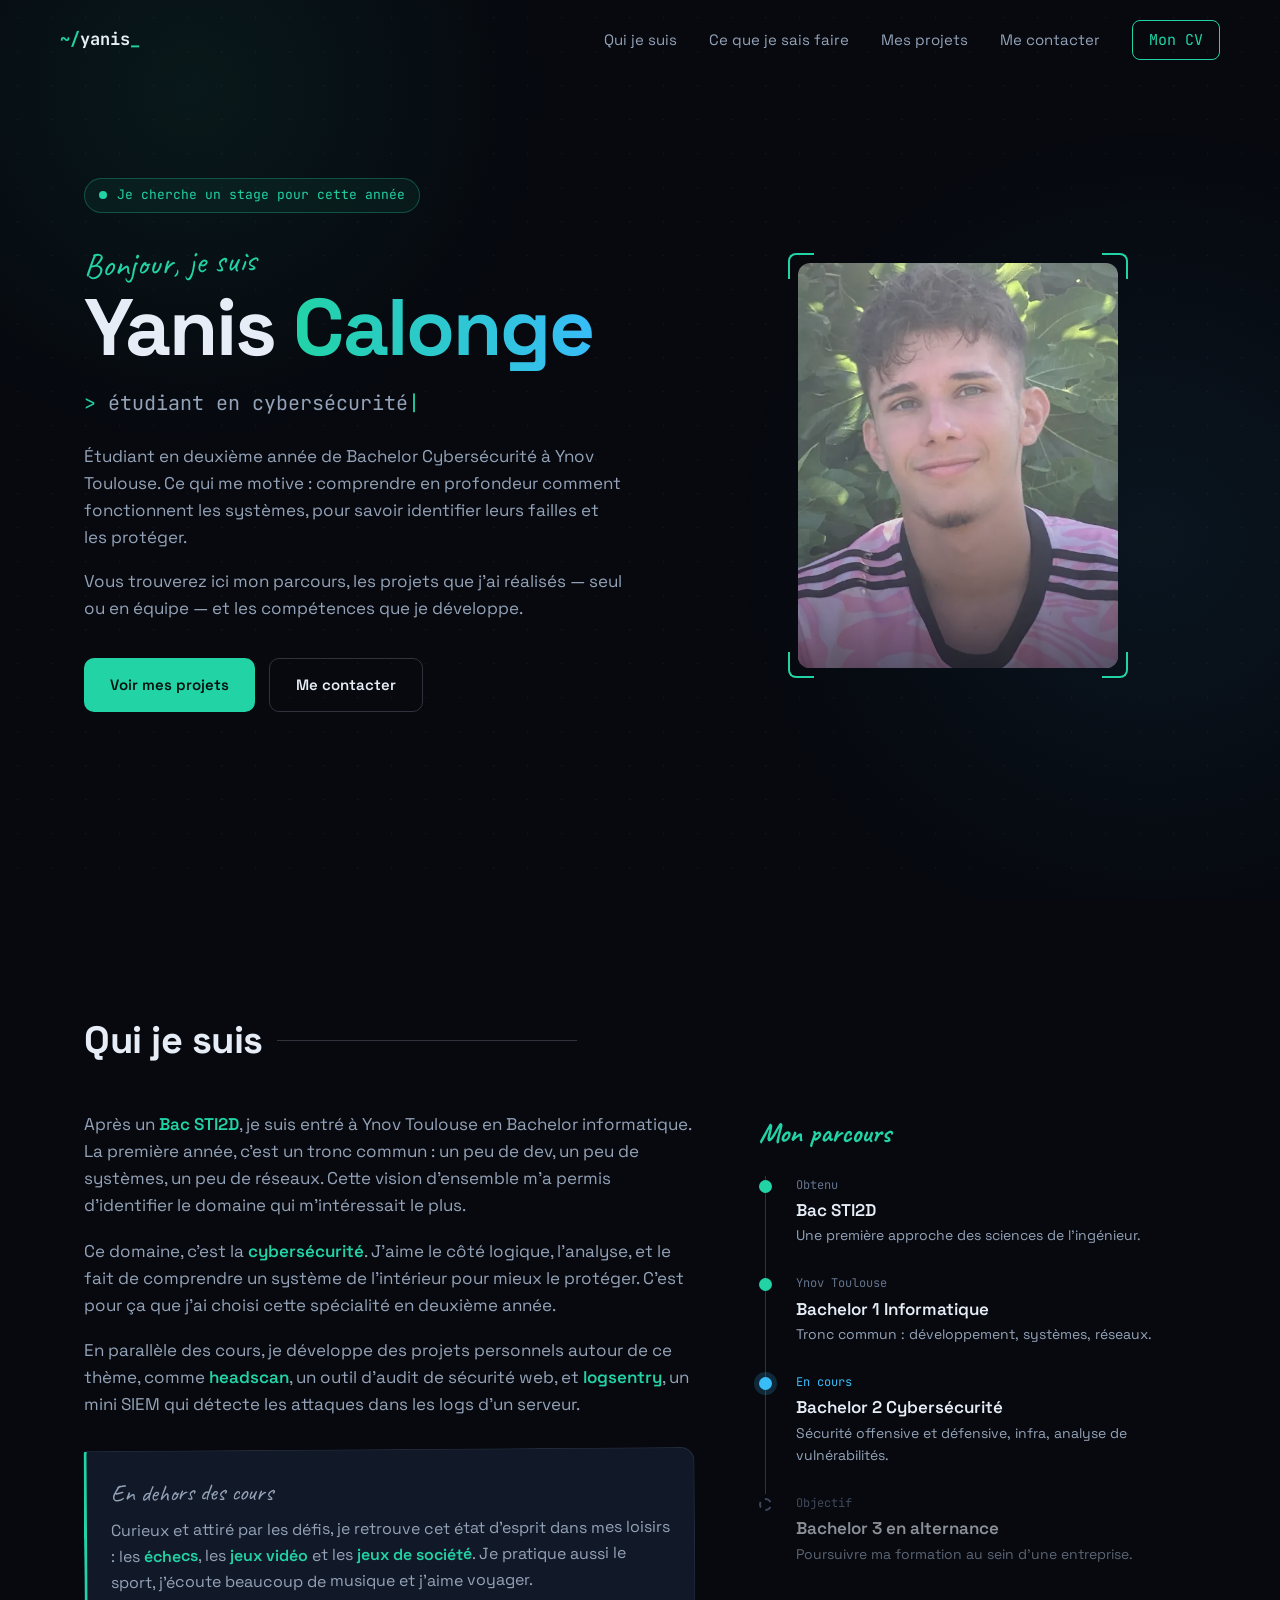
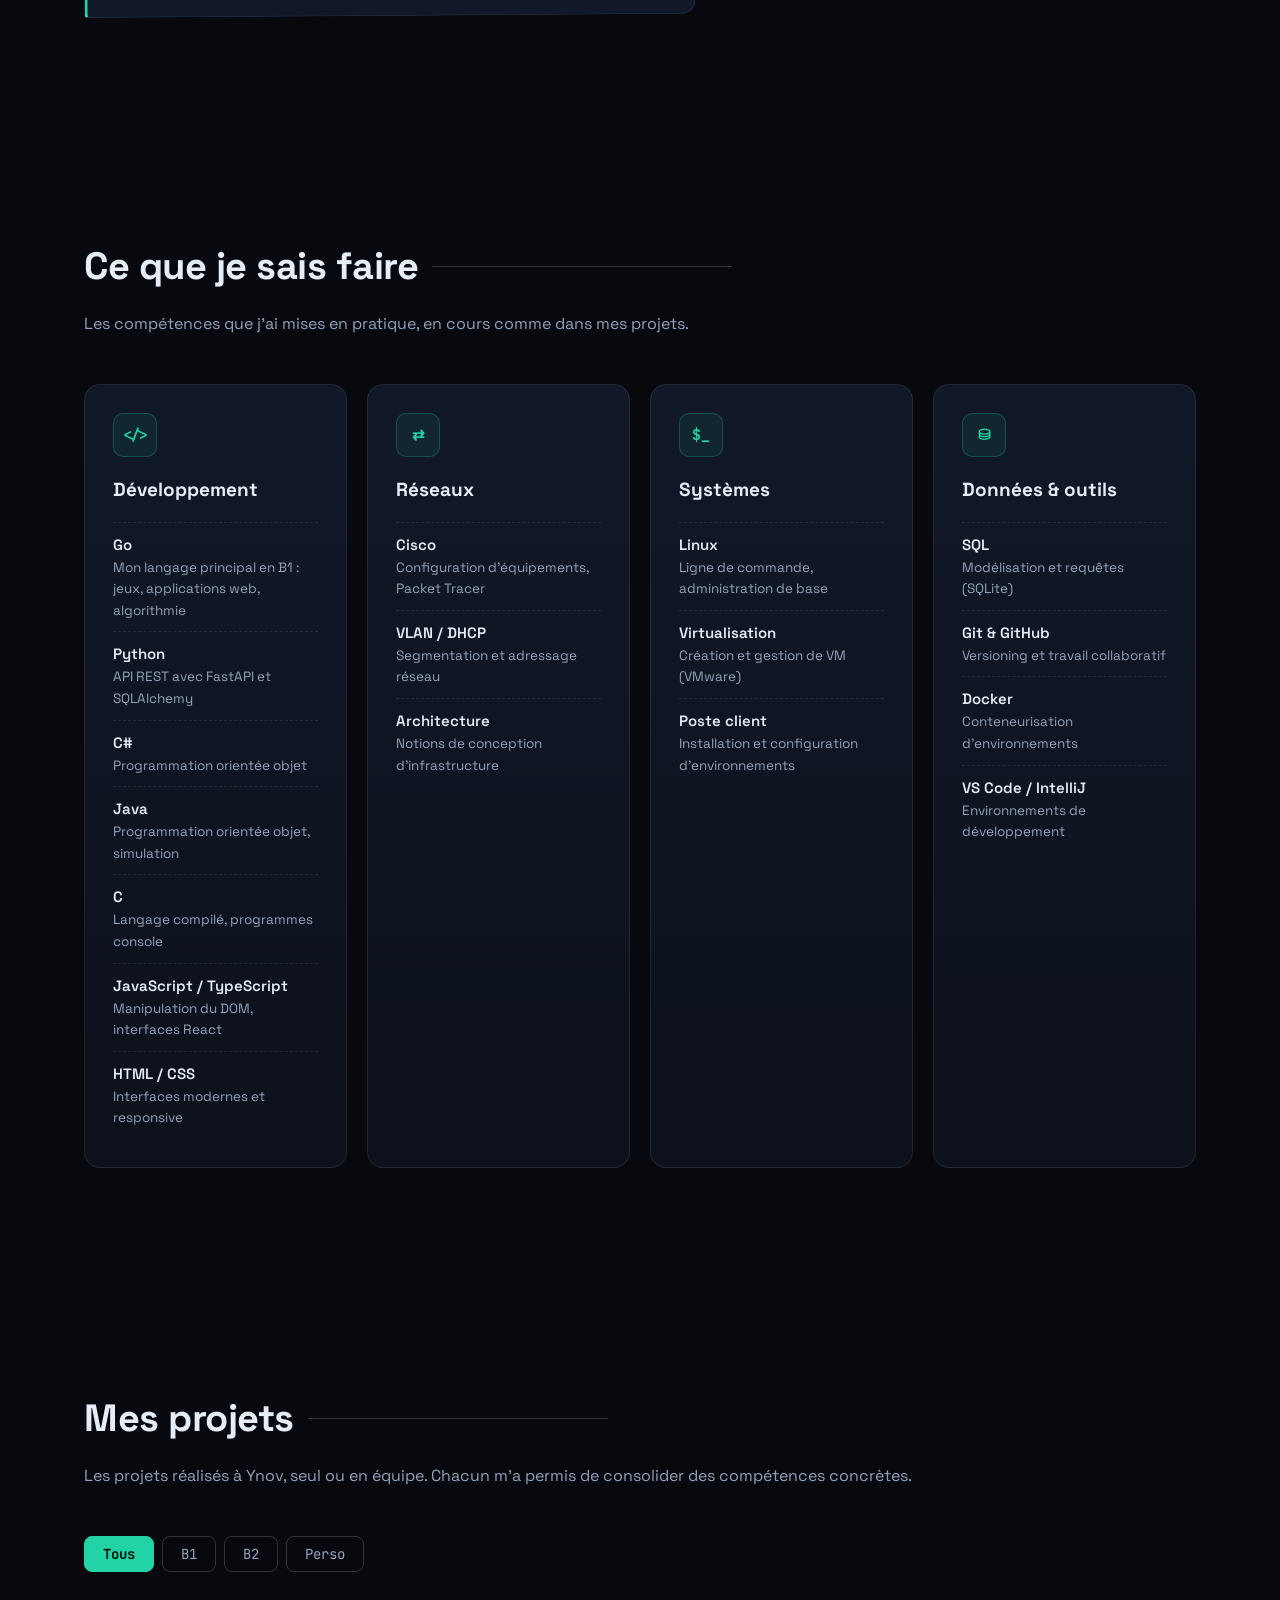
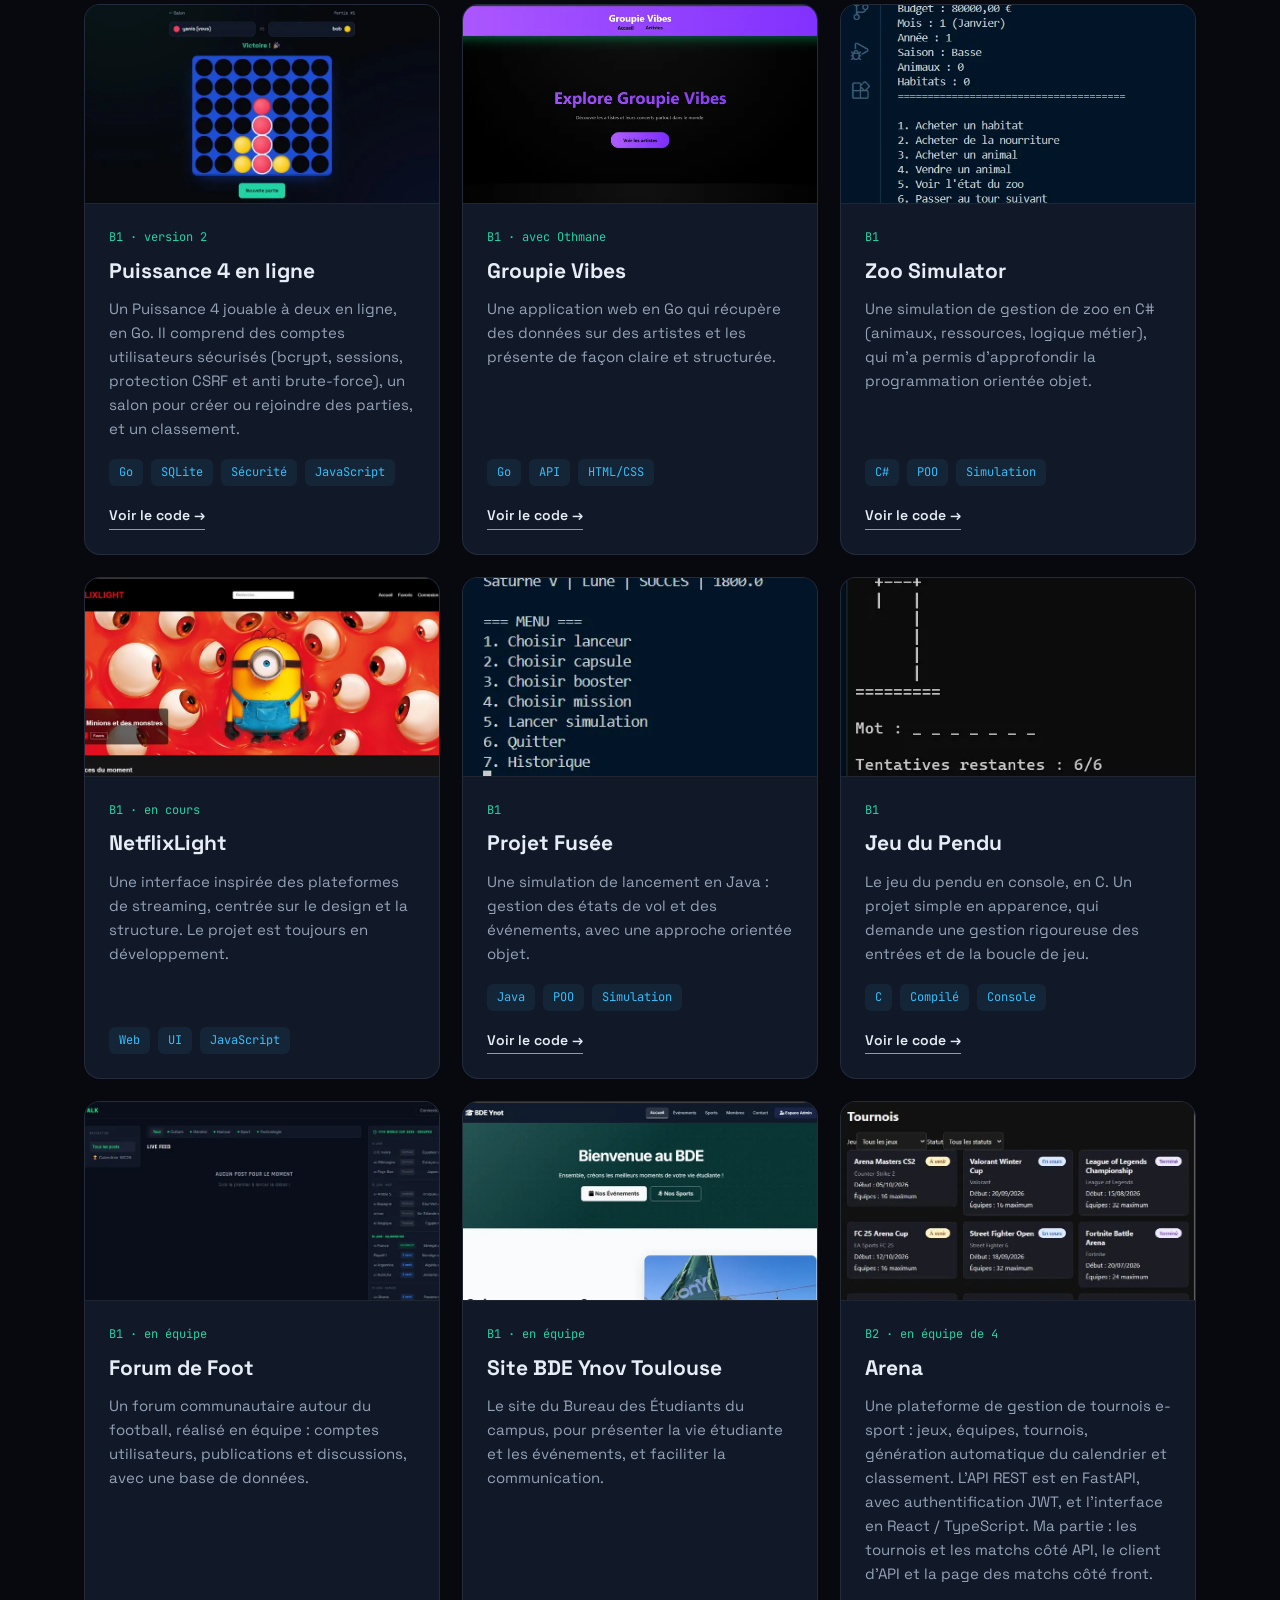
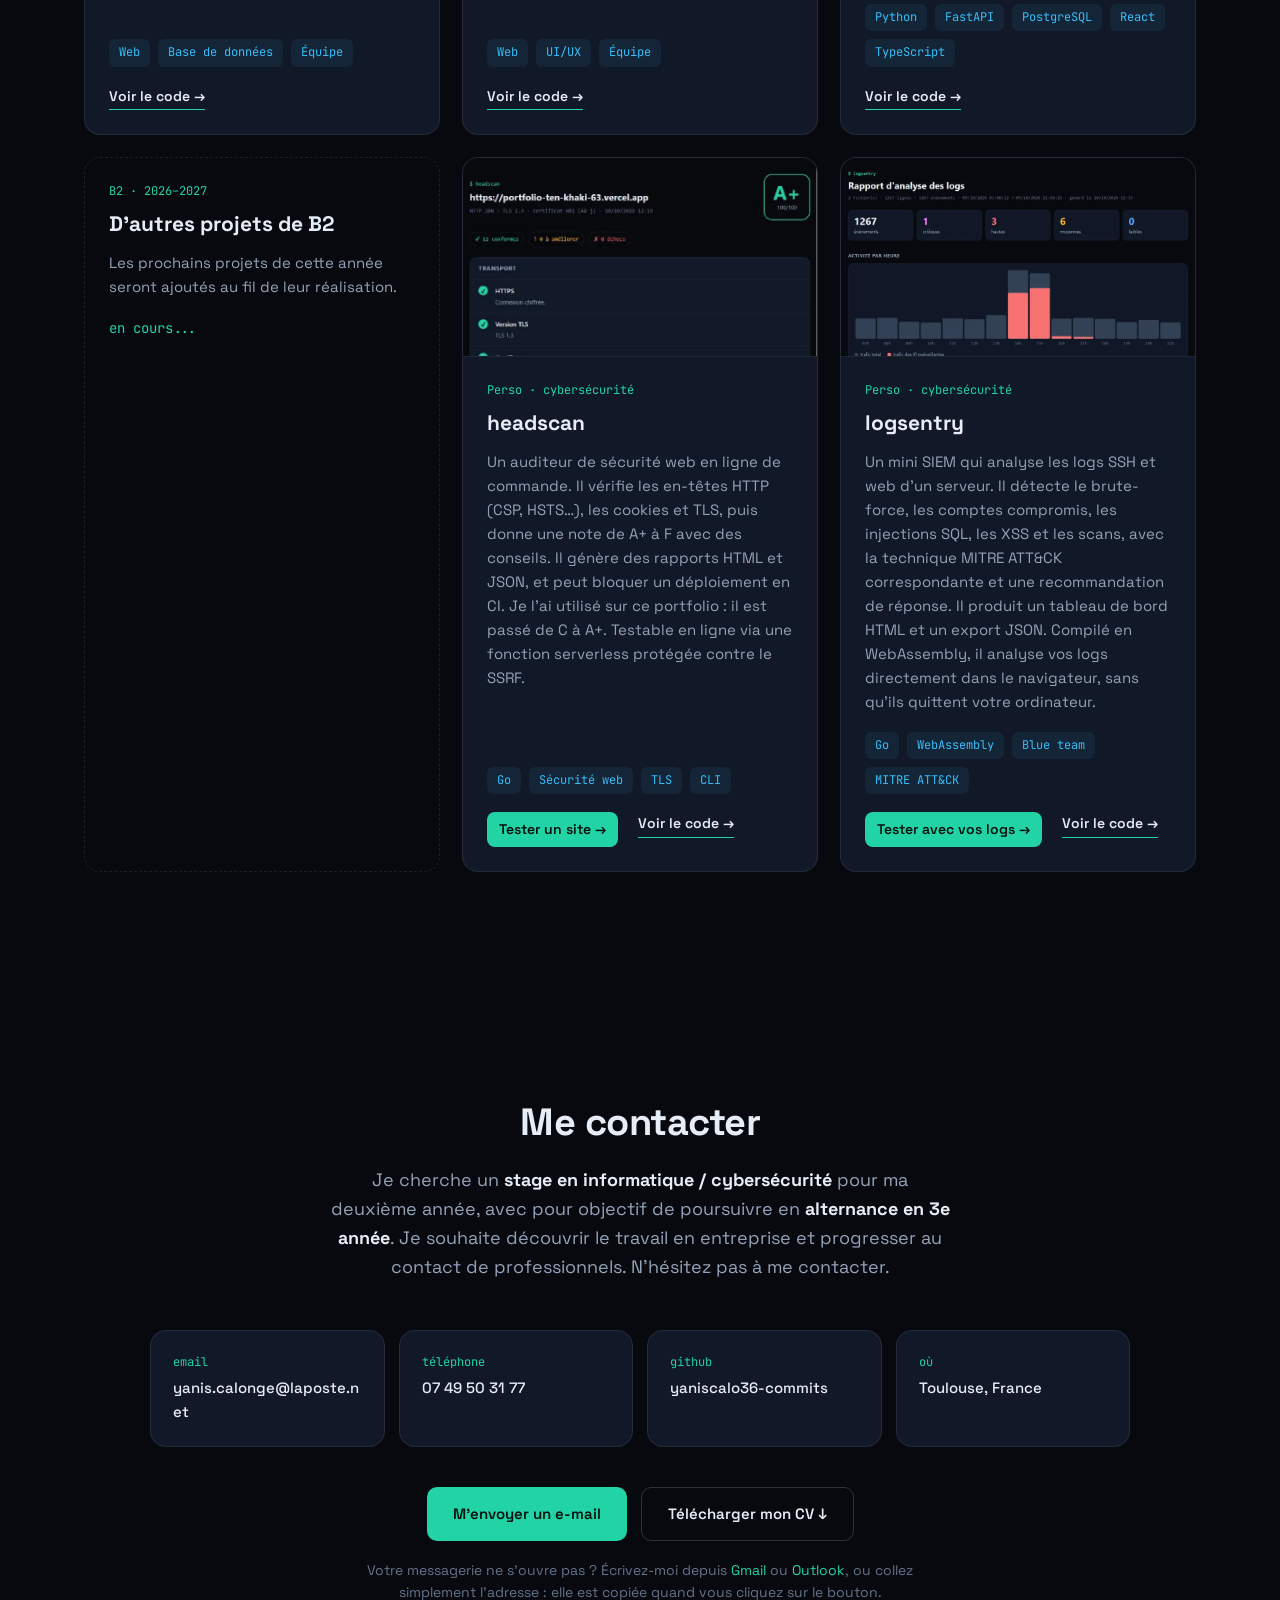
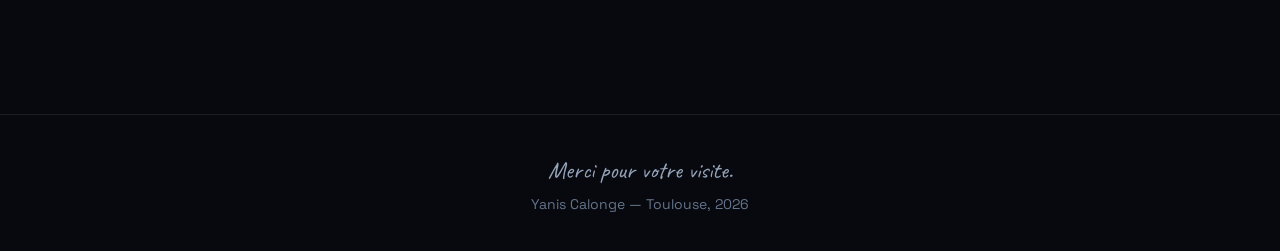
<file: index.html>
<!DOCTYPE html>
<html lang="fr">
<head>
  <meta charset="UTF-8">
  <meta name="viewport" content="width=device-width, initial-scale=1.0">
  <title>Yanis Calonge | Portfolio cybersécurité</title>
  <meta name="description" content="Yanis Calonge, étudiant en Bachelor 2 Cybersécurité à Ynov Toulouse, à la recherche d'un stage. Projets : headscan (audit de sécurité web), logsentry (mini SIEM), applications en Go.">
  <meta name="author" content="Yanis Calonge">
  <meta name="theme-color" content="#07090f">
  <link rel="canonical" href="https://portfolio-ten-khaki-63.vercel.app/">

  <!-- Aperçu lors du partage du lien (LinkedIn, Discord, e-mail…) -->
  <meta property="og:type" content="profile">
  <meta property="og:site_name" content="Yanis Calonge">
  <meta property="og:locale" content="fr_FR">
  <meta property="og:title" content="Yanis Calonge · Étudiant en cybersécurité">
  <meta property="og:description" content="Bachelor 2 Cybersécurité à Ynov Toulouse, à la recherche d'un stage. Projets testables en ligne : headscan (audit de sécurité web) et logsentry (mini SIEM).">
  <meta property="og:url" content="https://portfolio-ten-khaki-63.vercel.app/">
  <meta property="og:image" content="https://portfolio-ten-khaki-63.vercel.app/og-image.jpg">
  <meta property="og:image:width" content="1200">
  <meta property="og:image:height" content="630">
  <meta property="og:image:alt" content="Yanis Calonge, étudiant en cybersécurité à Ynov Toulouse">
  <meta property="profile:first_name" content="Yanis">
  <meta property="profile:last_name" content="Calonge">
  <meta name="twitter:card" content="summary_large_image">

  <link rel="icon" href="/favicon.ico" sizes="48x48">
  <link rel="icon" href="/favicon.svg" type="image/svg+xml">
  <link rel="apple-touch-icon" href="/apple-touch-icon.png">

  <link rel="preconnect" href="https://fonts.googleapis.com">
  <link rel="preconnect" href="https://fonts.gstatic.com" crossorigin>
  <link href="https://fonts.googleapis.com/css2?family=Caveat:wght@500;700&family=JetBrains+Mono:wght@400;500;700&family=Space+Grotesk:wght@400;500;600;700&display=swap" rel="stylesheet">
  <link rel="stylesheet" href="style.css">
</head>

<body>
  <canvas id="grid-bg" aria-hidden="true"></canvas>

  <!-- NAVBAR -->
  <header class="navbar" id="navbar">
    <a href="#home" class="logo"><span class="prompt">~/</span>yanis<span class="cursor">_</span></a>

    <button class="nav-toggle" id="nav-toggle" aria-label="Ouvrir le menu" aria-expanded="false">
      <span></span><span></span><span></span>
    </button>

    <nav id="nav-menu">
      <a href="#about">Qui je suis</a>
      <a href="#skills">Ce que je sais faire</a>
      <a href="#projects">Mes projets</a>
      <a href="#contact">Me contacter</a>
      <a href="CV_Yanis_Calonge.pdf" download class="nav-cv">Mon CV</a>
    </nav>
  </header>

  <main>
    <!-- HERO -->
    <section id="home" class="hero">
      <div class="hero-text">
        <p class="eyebrow"><span class="status-dot"></span> Je cherche un stage pour cette année</p>

        <p class="hello">Bonjour, je suis</p>
        <h1>Yanis <span class="accent">Calonge</span></h1>

        <p class="role">
          <span class="mono">&gt;</span> <span id="typed"></span><span class="caret">|</span>
        </p>

        <p class="description">
          Étudiant en deuxième année de Bachelor Cybersécurité à Ynov Toulouse.
          Ce qui me motive : comprendre en profondeur comment fonctionnent les systèmes,
          pour savoir identifier leurs failles et les protéger.
        </p>
        <p class="description">
          Vous trouverez ici mon parcours, les projets que j'ai réalisés —
          seul ou en équipe — et les compétences que je développe.
        </p>

        <div class="buttons">
          <a href="#projects" class="btn btn-primary">Voir mes projets</a>
          <a href="#contact" class="btn btn-ghost">Me contacter</a>
        </div>
      </div>

      <div class="hero-visual">
        <div class="photo-frame">
          <img src="images/profile.webp" width="492" height="782" alt="Photo de Yanis Calonge">
          <span class="corner tl"></span><span class="corner tr"></span>
          <span class="corner bl"></span><span class="corner br"></span>
        </div>
      </div>
    </section>

    <!-- A PROPOS -->
    <section id="about" class="section">
      <div class="section-head">
        <h2>Qui je suis</h2>
        <span class="section-line"></span>
      </div>

      <div class="about-grid">
        <div class="about-text">
          <p>
            Après un <strong>Bac STI2D</strong>, je suis entré à Ynov Toulouse en Bachelor informatique.
            La première année, c'est un tronc commun : un peu de dev, un peu de systèmes,
            un peu de réseaux. Cette vision d'ensemble m'a permis d'identifier
            le domaine qui m'intéressait le plus.
          </p>
          <p>
            Ce domaine, c'est la <strong>cybersécurité</strong>. J'aime le côté logique,
            l'analyse, et le fait de comprendre un système de l'intérieur
            pour mieux le protéger. C'est pour ça que j'ai choisi cette spécialité en deuxième année.
          </p>
          <p>
            En parallèle des cours, je développe des projets personnels autour de ce thème,
            comme <strong>headscan</strong>, un outil d'audit de sécurité web, et <strong>logsentry</strong>,
            un mini SIEM qui détecte les attaques dans les logs d'un serveur.
          </p>

          <div class="note">
            <p class="note-title">En dehors des cours</p>
            <p>
              Curieux et attiré par les défis, je retrouve cet état d'esprit dans mes loisirs :
              les <strong>échecs</strong>, les <strong>jeux vidéo</strong> et les
              <strong>jeux de société</strong>. Je pratique aussi le sport, j'écoute beaucoup de musique
              et j'aime voyager.
            </p>
          </div>
        </div>

        <div class="timeline">
          <h3 class="hand-title">Mon parcours</h3>

          <div class="tl-item done">
            <span class="tl-dot"></span>
            <p class="tl-label">Obtenu</p>
            <h4>Bac STI2D</h4>
            <p>Une première approche des sciences de l'ingénieur.</p>
          </div>

          <div class="tl-item done">
            <span class="tl-dot"></span>
            <p class="tl-label">Ynov Toulouse</p>
            <h4>Bachelor 1 Informatique</h4>
            <p>Tronc commun : développement, systèmes, réseaux.</p>
          </div>

          <div class="tl-item active">
            <span class="tl-dot"></span>
            <p class="tl-label">En cours</p>
            <h4>Bachelor 2 Cybersécurité</h4>
            <p>Sécurité offensive et défensive, infra, analyse de vulnérabilités.</p>
          </div>

          <div class="tl-item next">
            <span class="tl-dot"></span>
            <p class="tl-label">Objectif</p>
            <h4>Bachelor 3 en alternance</h4>
            <p>Poursuivre ma formation au sein d'une entreprise.</p>
          </div>
        </div>
      </div>
    </section>

    <!-- COMPETENCES -->
    <section id="skills" class="section">
      <div class="section-head">
        <h2>Ce que je sais faire</h2>
        <span class="section-line"></span>
      </div>
      <p class="section-sub">Les compétences que j'ai mises en pratique, en cours comme dans mes projets.</p>

      <div class="skills-grid">
        <article class="skill-group">
          <div class="skill-icon">&lt;/&gt;</div>
          <h3>Développement</h3>
          <ul>
            <li><strong>Go</strong><span>Mon langage principal en B1 : jeux, applications web, algorithmie</span></li>
            <li><strong>Python</strong><span>API REST avec FastAPI et SQLAlchemy</span></li>
            <li><strong>C#</strong><span>Programmation orientée objet</span></li>
            <li><strong>Java</strong><span>Programmation orientée objet, simulation</span></li>
            <li><strong>C</strong><span>Langage compilé, programmes console</span></li>
            <li><strong>JavaScript / TypeScript</strong><span>Manipulation du DOM, interfaces React</span></li>
            <li><strong>HTML / CSS</strong><span>Interfaces modernes et responsive</span></li>
          </ul>
        </article>

        <article class="skill-group">
          <div class="skill-icon">⇄</div>
          <h3>Réseaux</h3>
          <ul>
            <li><strong>Cisco</strong><span>Configuration d'équipements, Packet Tracer</span></li>
            <li><strong>VLAN / DHCP</strong><span>Segmentation et adressage réseau</span></li>
            <li><strong>Architecture</strong><span>Notions de conception d'infrastructure</span></li>
          </ul>
        </article>

        <article class="skill-group">
          <div class="skill-icon">$_</div>
          <h3>Systèmes</h3>
          <ul>
            <li><strong>Linux</strong><span>Ligne de commande, administration de base</span></li>
            <li><strong>Virtualisation</strong><span>Création et gestion de VM (VMware)</span></li>
            <li><strong>Poste client</strong><span>Installation et configuration d'environnements</span></li>
          </ul>
        </article>

        <article class="skill-group">
          <div class="skill-icon">⛁</div>
          <h3>Données &amp; outils</h3>
          <ul>
            <li><strong>SQL</strong><span>Modélisation et requêtes (SQLite)</span></li>
            <li><strong>Git &amp; GitHub</strong><span>Versioning et travail collaboratif</span></li>
            <li><strong>Docker</strong><span>Conteneurisation d'environnements</span></li>
            <li><strong>VS Code / IntelliJ</strong><span>Environnements de développement</span></li>
          </ul>
        </article>
      </div>
    </section>

    <!-- PROJETS -->
    <section id="projects" class="section">
      <div class="section-head">
        <h2>Mes projets</h2>
        <span class="section-line"></span>
      </div>
      <p class="section-sub">Les projets réalisés à Ynov, seul ou en équipe. Chacun m'a permis de consolider des compétences concrètes.</p>

      <div class="filters" role="tablist" aria-label="Filtrer les projets">
        <button class="filter active" data-filter="all" role="tab" aria-selected="true">Tous</button>
        <button class="filter" data-filter="b1" role="tab" aria-selected="false">B1</button>
        <button class="filter" data-filter="b2" role="tab" aria-selected="false">B2</button>
        <button class="filter" data-filter="perso" role="tab" aria-selected="false">Perso</button>
      </div>

      <div class="projects-grid">

        <!-- PUISSANCE 4 -->
        <article class="project-card" data-cat="b1">
          <div class="project-thumb"><img src="images/puissance4.webp" width="800" height="450" alt="Capture d'une partie de Puissance 4 en ligne" loading="lazy"></div>
          <div class="project-body">
            <span class="project-year">B1 · version 2</span>
            <h3>Puissance 4 en ligne</h3>
            <p>Un Puissance 4 jouable à deux en ligne, en Go. Il comprend des comptes utilisateurs sécurisés (bcrypt, sessions, protection CSRF et anti brute-force), un salon pour créer ou rejoindre des parties, et un classement.</p>
            <ul class="tags"><li>Go</li><li>SQLite</li><li>Sécurité</li><li>JavaScript</li></ul>
            <a href="https://github.com/yaniscalo36-commits/puissance-4" target="_blank" rel="noopener" class="project-link">Voir le code →</a>
          </div>
        </article>

        <!-- GROUPIE VIBES -->
        <article class="project-card" data-cat="b1">
          <div class="project-thumb"><img src="images/groupievibes.webp" width="900" height="393" alt="Capture de Groupie Vibes" loading="lazy"></div>
          <div class="project-body">
            <span class="project-year">B1 · avec Othmane</span>
            <h3>Groupie Vibes</h3>
            <p>Une application web en Go qui récupère des données sur des artistes et les présente de façon claire et structurée.</p>
            <ul class="tags"><li>Go</li><li>API</li><li>HTML/CSS</li></ul>
            <a href="https://github.com/yaniscalo36-commits/Groupie-Tracker-Yanis-Othmane" target="_blank" rel="noopener" class="project-link">Voir le code →</a>
          </div>
        </article>

        <!-- ZOO -->
        <article class="project-card" data-cat="b1">
          <div class="project-thumb"><img src="images/zoo.webp" width="532" height="670" alt="Capture de Zoo Simulator" loading="lazy"></div>
          <div class="project-body">
            <span class="project-year">B1</span>
            <h3>Zoo Simulator</h3>
            <p>Une simulation de gestion de zoo en C# (animaux, ressources, logique métier), qui m'a permis d'approfondir la programmation orientée objet.</p>
            <ul class="tags"><li>C#</li><li>POO</li><li>Simulation</li></ul>
            <a href="https://github.com/yaniscalo36-commits/zoo-simulator" target="_blank" rel="noopener" class="project-link">Voir le code →</a>
          </div>
        </article>

        <!-- NETFLIXLIGHT -->
        <article class="project-card" data-cat="b1">
          <div class="project-thumb"><img src="images/netflixlight.webp" width="900" height="433" alt="Capture de NetflixLight" loading="lazy"></div>
          <div class="project-body">
            <span class="project-year">B1 · en cours</span>
            <h3>NetflixLight</h3>
            <p>Une interface inspirée des plateformes de streaming, centrée sur le design et la structure. Le projet est toujours en développement.</p>
            <ul class="tags"><li>Web</li><li>UI</li><li>JavaScript</li></ul>
          </div>
        </article>

        <!-- FUSEE JAVA -->
        <article class="project-card" data-cat="b1">
          <div class="project-thumb"><img src="images/rocket.webp" width="388" height="287" alt="Illustration du projet Fusée" loading="lazy"></div>
          <div class="project-body">
            <span class="project-year">B1</span>
            <h3>Projet Fusée</h3>
            <p>Une simulation de lancement en Java : gestion des états de vol et des événements, avec une approche orientée objet.</p>
            <ul class="tags"><li>Java</li><li>POO</li><li>Simulation</li></ul>
            <a href="https://github.com/yaniscalo36-commits/Projet-JAVA" target="_blank" rel="noopener" class="project-link">Voir le code →</a>
          </div>
        </article>

        <!-- PENDU C -->
        <article class="project-card" data-cat="b1">
          <div class="project-thumb"><img src="images/pendu.webp" width="447" height="398" alt="Capture du jeu du Pendu" loading="lazy"></div>
          <div class="project-body">
            <span class="project-year">B1</span>
            <h3>Jeu du Pendu</h3>
            <p>Le jeu du pendu en console, en C. Un projet simple en apparence, qui demande une gestion rigoureuse des entrées et de la boucle de jeu.</p>
            <ul class="tags"><li>C</li><li>Compilé</li><li>Console</li></ul>
            <a href="https://github.com/Redaskz/Langage-compil-" target="_blank" rel="noopener" class="project-link">Voir le code →</a>
          </div>
        </article>

        <!-- FORUM FOOT -->
        <article class="project-card" data-cat="b1">
          <div class="project-thumb"><img src="images/forum-foot.webp" width="900" height="417" alt="Capture du forum de foot" loading="lazy"></div>
          <div class="project-body">
            <span class="project-year">B1 · en équipe</span>
            <h3>Forum de Foot</h3>
            <p>Un forum communautaire autour du football, réalisé en équipe : comptes utilisateurs, publications et discussions, avec une base de données.</p>
            <ul class="tags"><li>Web</li><li>Base de données</li><li>Équipe</li></ul>
            <a href="https://github.com/Redaskz/ProjJS.2-Forum" target="_blank" rel="noopener" class="project-link">Voir le code →</a>
          </div>
        </article>

        <!-- BDE YNOV -->
        <article class="project-card" data-cat="b1">
          <div class="project-thumb"><img src="images/bde-ynov.webp" width="900" height="434" alt="Capture du site du BDE Ynov" loading="lazy"></div>
          <div class="project-body">
            <span class="project-year">B1 · en équipe</span>
            <h3>Site BDE Ynov Toulouse</h3>
            <p>Le site du Bureau des Étudiants du campus, pour présenter la vie étudiante et les événements, et faciliter la communication.</p>
            <ul class="tags"><li>Web</li><li>UI/UX</li><li>Équipe</li></ul>
            <a href="https://github.com/maelleagondjodondia/Ynot-siteweb" target="_blank" rel="noopener" class="project-link">Voir le code →</a>
          </div>
        </article>

        <!-- ARENA -->
        <article class="project-card" data-cat="b2">
          <div class="project-thumb"><img src="images/arena.webp" width="784" height="441" alt="Page des tournois de la plateforme Arena" loading="lazy"></div>
          <div class="project-body">
            <span class="project-year">B2 · en équipe de 4</span>
            <h3>Arena</h3>
            <p>Une plateforme de gestion de tournois e-sport : jeux, équipes, tournois, génération automatique du calendrier et classement. L'API REST est en FastAPI, avec authentification JWT, et l'interface en React / TypeScript. Ma partie : les tournois et les matchs côté API, le client d'API et la page des matchs côté front.</p>
            <ul class="tags"><li>Python</li><li>FastAPI</li><li>PostgreSQL</li><li>React</li><li>TypeScript</li></ul>
            <a href="https://github.com/Redaskz/Projet-Arena" target="_blank" rel="noopener" class="project-link">Voir le code →</a>
          </div>
        </article>

        <!-- B2 : à venir -->
        <article class="project-card upcoming" data-cat="b2">
          <div class="project-body">
            <span class="project-year">B2 · 2026–2027</span>
            <h3>D'autres projets de B2</h3>
            <p>Les prochains projets de cette année seront ajoutés au fil de leur réalisation.</p>
            <p class="mono loading">en cours<span>...</span></p>
          </div>
        </article>

        <!-- HEADSCAN -->
        <article class="project-card" data-cat="perso">
          <div class="project-thumb"><img src="images/headscan.webp" width="784" height="441" alt="Rapport headscan : note A+ pour le portfolio" loading="lazy"></div>
          <div class="project-body">
            <span class="project-year">Perso · cybersécurité</span>
            <h3>headscan</h3>
            <p>Un auditeur de sécurité web en ligne de commande. Il vérifie les en-têtes HTTP (CSP, HSTS…), les cookies et TLS, puis donne une note de A+ à F avec des conseils. Il génère des rapports HTML et JSON, et peut bloquer un déploiement en CI. Je l'ai utilisé sur ce portfolio : il est passé de C à A+. Testable en ligne via une fonction serverless protégée contre le SSRF.</p>
            <ul class="tags"><li>Go</li><li>Sécurité web</li><li>TLS</li><li>CLI</li></ul>
            <div class="project-links">
              <a href="lab/headscan/" target="_blank" rel="noopener" class="project-link demo">Tester un site →</a>
              <a href="https://github.com/yaniscalo36-commits/headscan" target="_blank" rel="noopener" class="project-link">Voir le code →</a>
            </div>
          </div>
        </article>

        <!-- LOGSENTRY -->
        <article class="project-card" data-cat="perso">
          <div class="project-thumb"><img src="images/logsentry.webp" width="900" height="507" alt="Tableau de bord logsentry : alertes et chronologie des attaques" loading="lazy"></div>
          <div class="project-body">
            <span class="project-year">Perso · cybersécurité</span>
            <h3>logsentry</h3>
            <p>Un mini SIEM qui analyse les logs SSH et web d'un serveur. Il détecte le brute-force, les comptes compromis, les injections SQL, les XSS et les scans, avec la technique MITRE ATT&amp;CK correspondante et une recommandation de réponse. Il produit un tableau de bord HTML et un export JSON. Compilé en WebAssembly, il analyse vos logs directement dans le navigateur, sans qu'ils quittent votre ordinateur.</p>
            <ul class="tags"><li>Go</li><li>WebAssembly</li><li>Blue team</li><li>MITRE ATT&amp;CK</li></ul>
            <div class="project-links">
              <a href="lab/logsentry/" target="_blank" rel="noopener" class="project-link demo">Tester avec vos logs →</a>
              <a href="https://github.com/yaniscalo36-commits/logsentry" target="_blank" rel="noopener" class="project-link">Voir le code →</a>
            </div>
          </div>
        </article>

      </div>
    </section>

    <!-- CONTACT -->
    <section id="contact" class="section contact">
      <div class="section-head center">
        <h2>Me contacter</h2>
      </div>

      <p class="contact-lead">
        Je cherche un <strong>stage en informatique / cybersécurité</strong> pour ma deuxième année,
        avec pour objectif de poursuivre en <strong>alternance en 3e année</strong>.
        Je souhaite découvrir le travail en entreprise et progresser au contact de professionnels.
        N'hésitez pas à me contacter.
      </p>

      <div class="contact-grid">
        <a class="contact-item" href="mailto:yanis.calonge@laposte.net">
          <span class="mono">email</span>
          <strong>yanis.calonge@laposte.net</strong>
        </a>
        <a class="contact-item" href="tel:+33749503177">
          <span class="mono">téléphone</span>
          <strong>07 49 50 31 77</strong>
        </a>
        <a class="contact-item" href="https://github.com/yaniscalo36-commits" target="_blank" rel="noopener">
          <span class="mono">github</span>
          <strong>yaniscalo36-commits</strong>
        </a>
        <div class="contact-item">
          <span class="mono">où</span>
          <strong>Toulouse, France</strong>
        </div>
      </div>

      <div class="contact-cta">
        <a href="mailto:yanis.calonge@laposte.net" class="btn btn-primary">M'envoyer un e-mail</a>
        <a href="CV_Yanis_Calonge.pdf" download class="btn btn-ghost">Télécharger mon CV ↓</a>
      </div>
      <p class="mail-alt">
        Votre messagerie ne s'ouvre pas ? Écrivez-moi depuis
        <a href="https://mail.google.com/mail/?view=cm&amp;fs=1&amp;to=yanis.calonge@laposte.net" target="_blank" rel="noopener">Gmail</a> ou
        <a href="https://outlook.live.com/mail/0/deeplink/compose?to=yanis.calonge@laposte.net" target="_blank" rel="noopener">Outlook</a>,
        ou collez simplement l'adresse : elle est copiée quand vous cliquez sur le bouton.
      </p>
    </section>

    <div class="toast" id="toast" role="status" aria-live="polite" hidden></div>
  </main>

  <footer class="footer">
    <p class="footer-thanks">Merci pour votre visite.</p>
    <p>Yanis Calonge — Toulouse, <span id="year">2026</span></p>
  </footer>

  <script src="script.js"></script>
</body>
</html>
</file>
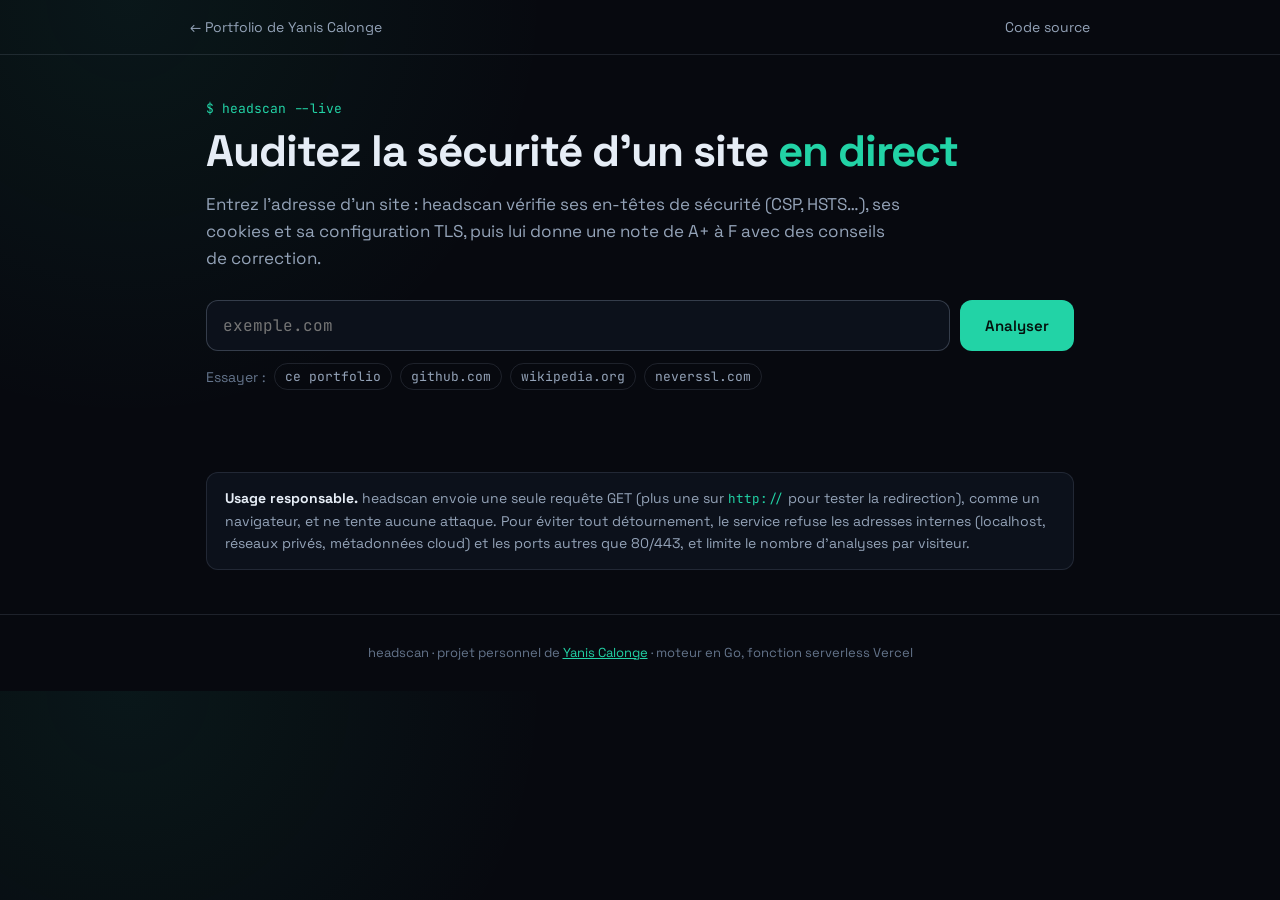
<file: lab/headscan/index.html>
<!DOCTYPE html>
<html lang="fr">
<head>
  <meta charset="UTF-8">
  <meta name="viewport" content="width=device-width, initial-scale=1.0">
  <title>headscan · audit de sécurité en direct</title>
  <meta name="description" content="Analysez les en-têtes de sécurité, les cookies et la configuration TLS d'un site web, et obtenez une note de A+ à F avec des conseils de correction.">
  <meta name="theme-color" content="#07090f">
  <link rel="canonical" href="https://portfolio-ten-khaki-63.vercel.app/lab/headscan/">
  <meta property="og:type" content="website">
  <meta property="og:site_name" content="Yanis Calonge">
  <meta property="og:locale" content="fr_FR">
  <meta property="og:title" content="headscan · auditez la sécurité d'un site en direct">
  <meta property="og:description" content="Entrez une URL : en-têtes de sécurité, cookies et TLS analysés, note de A+ à F et conseils de correction. Outil de Yanis Calonge.">
  <meta property="og:url" content="https://portfolio-ten-khaki-63.vercel.app/lab/headscan/">
  <meta property="og:image" content="https://portfolio-ten-khaki-63.vercel.app/og-image.jpg">
  <meta property="og:image:width" content="1200">
  <meta property="og:image:height" content="630">
  <meta name="twitter:card" content="summary_large_image">
  <link rel="icon" href="/favicon.ico" sizes="48x48">
  <link rel="icon" href="/favicon.svg" type="image/svg+xml">
  <link rel="apple-touch-icon" href="/apple-touch-icon.png">
  <link rel="preconnect" href="https://fonts.googleapis.com">
  <link rel="preconnect" href="https://fonts.gstatic.com" crossorigin>
  <link href="https://fonts.googleapis.com/css2?family=JetBrains+Mono:wght@400;700&family=Space+Grotesk:wght@400;500;600;700&display=swap" rel="stylesheet">
  <link rel="stylesheet" href="style.css">
</head>
<body>
  <header class="top">
    <a href="/#projects" class="back">← Portfolio de Yanis Calonge</a>
    <a href="https://github.com/yaniscalo36-commits/headscan" target="_blank" rel="noopener">Code source</a>
  </header>

  <main class="wrap">
    <p class="tool">$ headscan --live</p>
    <h1>Auditez la sécurité d'un site <span class="accent">en direct</span></h1>
    <p class="lead">
      Entrez l'adresse d'un site : headscan vérifie ses en-têtes de sécurité (CSP, HSTS…), ses cookies
      et sa configuration TLS, puis lui donne une note de A+ à F avec des conseils de correction.
    </p>

    <form class="scan-form" id="form" novalidate>
      <label for="url" class="sr-only">Adresse du site</label>
      <input type="text" id="url" name="url" placeholder="exemple.com" autocomplete="url" spellcheck="false" autocapitalize="off" required maxlength="2048">
      <button type="submit" class="btn btn-primary" id="go">Analyser</button>
    </form>

    <div class="examples">
      <span>Essayer :</span>
      <button type="button" data-url="portfolio-ten-khaki-63.vercel.app">ce portfolio</button>
      <button type="button" data-url="github.com">github.com</button>
      <button type="button" data-url="wikipedia.org">wikipedia.org</button>
      <button type="button" data-url="http://neverssl.com">neverssl.com</button>
    </div>

    <p class="status" id="status" role="status" aria-live="polite"></p>

    <section class="result" id="result" hidden>
      <div class="result-head">
        <div>
          <p class="final-url" id="final-url"></p>
          <p class="meta" id="meta"></p>
          <div class="pills" id="pills"></div>
          <p class="http-note" id="http-note" hidden></p>
        </div>
        <div class="grade" id="grade"><b id="grade-letter"></b><span id="grade-score"></span></div>
      </div>
      <div id="findings"></div>
      <a class="btn btn-ghost btn-sm" id="dl-json" download="headscan.json">Télécharger le résultat (JSON)</a>
    </section>

    <aside class="note">
      <strong>Usage responsable.</strong> headscan envoie une seule requête GET (plus une sur <code>http://</code> pour tester
      la redirection), comme un navigateur, et ne tente aucune attaque. Pour éviter tout détournement, le service refuse les
      adresses internes (localhost, réseaux privés, métadonnées cloud) et les ports autres que 80/443, et limite le nombre
      d'analyses par visiteur.
    </aside>
  </main>

  <footer class="foot">
    headscan · projet personnel de <a href="/">Yanis Calonge</a> · moteur en Go, fonction serverless Vercel
  </footer>

  <script src="app.js"></script>
</body>
</html>
</file>
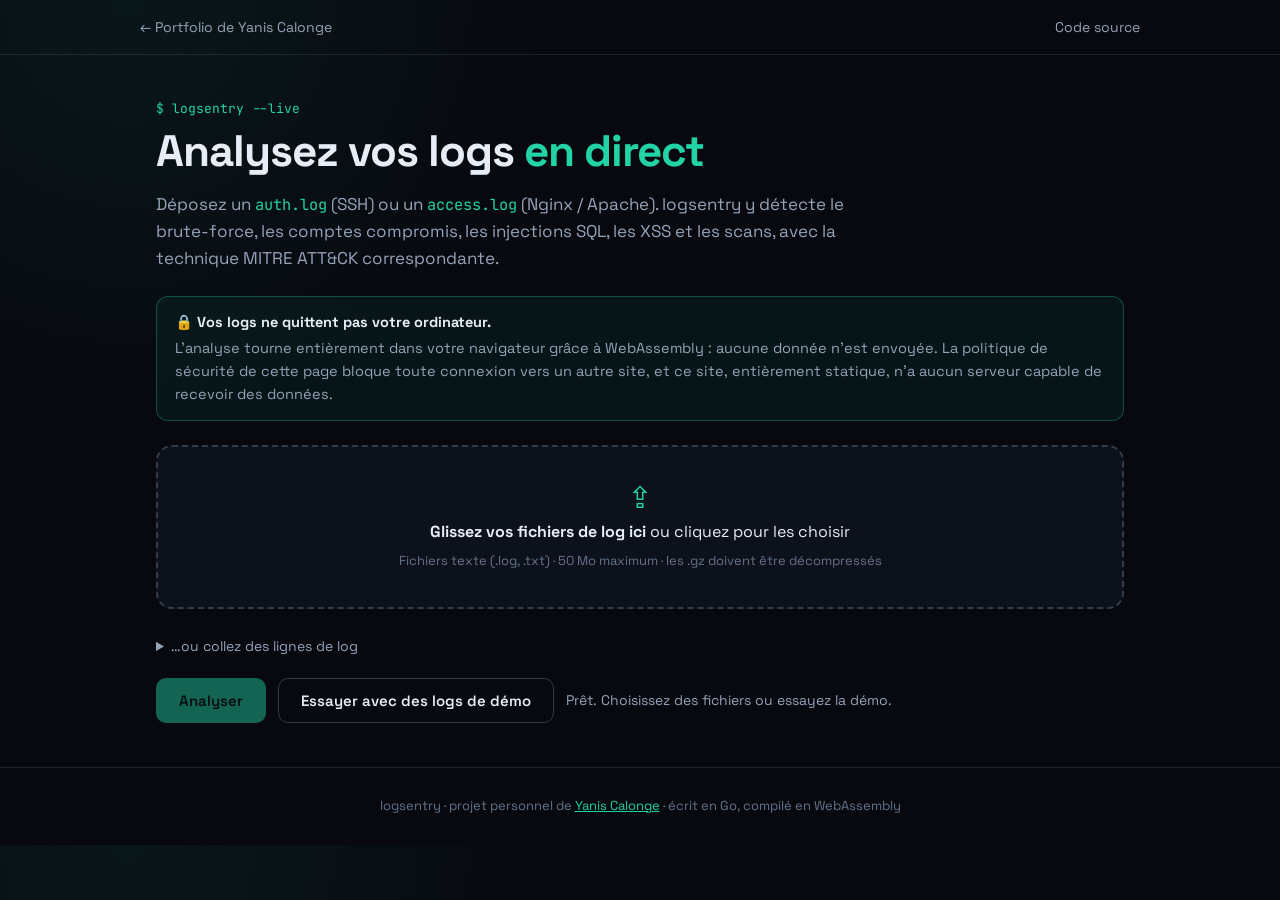
<file: lab/logsentry/index.html>
<!DOCTYPE html>
<html lang="fr">
<head>
  <meta charset="UTF-8">
  <meta name="viewport" content="width=device-width, initial-scale=1.0">
  <title>logsentry · analyse de logs en direct</title>
  <meta name="description" content="Analysez vos logs SSH et web directement dans votre navigateur : détection de brute-force, injections SQL, XSS, scans. Vos logs ne quittent jamais votre ordinateur.">
  <meta name="theme-color" content="#07090f">
  <link rel="canonical" href="https://portfolio-ten-khaki-63.vercel.app/lab/logsentry/">
  <meta property="og:type" content="website">
  <meta property="og:site_name" content="Yanis Calonge">
  <meta property="og:locale" content="fr_FR">
  <meta property="og:title" content="logsentry · analysez vos logs en direct">
  <meta property="og:description" content="Déposez un auth.log ou access.log : détection de brute-force, injections SQL, XSS et scans, directement dans votre navigateur. Outil de Yanis Calonge.">
  <meta property="og:url" content="https://portfolio-ten-khaki-63.vercel.app/lab/logsentry/">
  <meta property="og:image" content="https://portfolio-ten-khaki-63.vercel.app/og-image.jpg">
  <meta property="og:image:width" content="1200">
  <meta property="og:image:height" content="630">
  <meta name="twitter:card" content="summary_large_image">
  <link rel="icon" href="/favicon.ico" sizes="48x48">
  <link rel="icon" href="/favicon.svg" type="image/svg+xml">
  <link rel="apple-touch-icon" href="/apple-touch-icon.png">
  <link rel="preconnect" href="https://fonts.googleapis.com">
  <link rel="preconnect" href="https://fonts.gstatic.com" crossorigin>
  <link href="https://fonts.googleapis.com/css2?family=JetBrains+Mono:wght@400;700&family=Space+Grotesk:wght@400;500;600;700&display=swap" rel="stylesheet">
  <link rel="stylesheet" href="style.css">
</head>
<body>
  <header class="top">
    <a href="/#projects" class="back">← Portfolio de Yanis Calonge</a>
    <a href="https://github.com/yaniscalo36-commits/logsentry" target="_blank" rel="noopener" class="gh">Code source</a>
  </header>

  <main class="wrap">
    <p class="tool">$ logsentry --live</p>
    <h1>Analysez vos logs <span class="accent">en direct</span></h1>
    <p class="lead">
      Déposez un <code>auth.log</code> (SSH) ou un <code>access.log</code> (Nginx / Apache).
      logsentry y détecte le brute-force, les comptes compromis, les injections SQL, les XSS et les scans,
      avec la technique MITRE ATT&amp;CK correspondante.
    </p>

    <div class="privacy">
      <strong>🔒 Vos logs ne quittent pas votre ordinateur.</strong>
      L'analyse tourne entièrement dans votre navigateur grâce à WebAssembly : aucune donnée n'est envoyée.
      La politique de sécurité de cette page bloque toute connexion vers un autre site, et ce site, entièrement statique,
      n'a aucun serveur capable de recevoir des données.
    </div>

    <section class="input">
      <label class="drop" id="drop">
        <input type="file" id="file-input" multiple accept=".log,.txt,text/plain">
        <span class="drop-icon">⇪</span>
        <span><strong>Glissez vos fichiers de log ici</strong> ou cliquez pour les choisir</span>
        <span class="hint">Fichiers texte (.log, .txt) · 50 Mo maximum · les .gz doivent être décompressés</span>
      </label>

      <ul class="files" id="files"></ul>

      <details class="paste">
        <summary>…ou collez des lignes de log</summary>
        <textarea id="paste" rows="7" spellcheck="false" placeholder="Oct  9 14:02:11 srv sshd[1234]: Failed password for root from 203.0.113.45 port 51234 ssh2"></textarea>
      </details>

      <div class="actions">
        <button type="button" class="btn btn-primary" id="analyze" disabled>Analyser</button>
        <button type="button" class="btn btn-ghost" id="sample" disabled>Essayer avec des logs de démo</button>
        <span class="status" id="status" role="status" aria-live="polite">Chargement du moteur d'analyse…</span>
      </div>
    </section>

    <section class="results" id="results" hidden>
      <div class="summary" id="summary"></div>
      <div class="downloads">
        <a class="btn btn-ghost btn-sm" id="dl-html" download="logsentry-rapport.html">Télécharger le rapport HTML</a>
        <a class="btn btn-ghost btn-sm" id="dl-json" download="logsentry-rapport.json">Télécharger le JSON</a>
      </div>
      <iframe id="report" title="Rapport logsentry" sandbox="allow-same-origin allow-popups allow-popups-to-escape-sandbox"></iframe>
    </section>
  </main>

  <footer class="foot">
    logsentry · projet personnel de <a href="/">Yanis Calonge</a> · écrit en Go, compilé en WebAssembly
  </footer>

  <script src="wasm_exec.js"></script>
  <script src="app.js"></script>
</body>
</html>
</file>
<file: style.css>
/* ===== VARIABLES ===== */
:root {
  --bg: #07090f;
  --bg-2: #0c111b;
  --surface: #111827;
  --surface-2: #162032;
  --border: rgba(148, 163, 184, 0.14);
  --border-strong: rgba(148, 163, 184, 0.28);
  --text: #e6edf6;
  --text-dim: #94a3b8;
  --text-faint: #64748b;
  --accent: #22d3a6;
  --accent-2: #38bdf8;
  --accent-glow: rgba(34, 211, 166, 0.35);
  --radius: 16px;
  --font: 'Space Grotesk', system-ui, sans-serif;
  --mono: 'JetBrains Mono', ui-monospace, monospace;
  --max: 1160px;
}

/* ===== RESET ===== */
*, *::before, *::after { margin: 0; padding: 0; box-sizing: border-box; }

html { scroll-behavior: smooth; scroll-padding-top: 90px; }

body {
  background: var(--bg);
  color: var(--text);
  font-family: var(--font);
  line-height: 1.6;
  overflow-x: hidden;
  -webkit-font-smoothing: antialiased;
}

img { max-width: 100%; display: block; }
a { color: inherit; text-decoration: none; }
ul { list-style: none; }

::selection { background: var(--accent); color: var(--bg); }

.mono { font-family: var(--mono); }
.accent {
  background: linear-gradient(90deg, var(--accent), var(--accent-2));
  -webkit-background-clip: text;
  background-clip: text;
  color: transparent;
}

/* ===== BACKGROUND ===== */
#grid-bg {
  position: fixed;
  inset: 0;
  width: 100%;
  height: 100%;
  z-index: 0;
  pointer-events: none;
}

body::before {
  content: "";
  position: fixed;
  inset: 0;
  z-index: 0;
  pointer-events: none;
  background:
    radial-gradient(600px circle at 15% 10%, rgba(34, 211, 166, 0.08), transparent 60%),
    radial-gradient(700px circle at 90% 60%, rgba(56, 189, 248, 0.07), transparent 60%);
}

main, .footer, .navbar { position: relative; z-index: 1; }

/* ===== NAVBAR ===== */
.navbar {
  position: fixed;
  top: 0;
  left: 0;
  right: 0;
  z-index: 100;
  display: flex;
  justify-content: space-between;
  align-items: center;
  padding: 20px max(24px, calc((100% - var(--max)) / 2));
  transition: background 0.3s, padding 0.3s, border-color 0.3s;
  border-bottom: 1px solid transparent;
}

.navbar.scrolled {
  background: rgba(7, 9, 15, 0.75);
  backdrop-filter: blur(14px);
  -webkit-backdrop-filter: blur(14px);
  border-bottom-color: var(--border);
  padding-top: 14px;
  padding-bottom: 14px;
}

.logo {
  font-family: var(--mono);
  font-weight: 700;
  font-size: 17px;
  color: var(--text);
}
.logo .prompt { color: var(--accent); }
.logo .cursor { color: var(--accent); animation: blink 1s steps(1) infinite; }

nav { display: flex; align-items: center; gap: 32px; }

nav a {
  font-size: 15px;
  color: var(--text-dim);
  transition: color 0.2s;
}
nav a:hover, nav a.current { color: var(--text); }
nav .num { font-family: var(--mono); font-size: 13px; color: var(--accent); }

.nav-cv {
  font-family: var(--mono);
  color: var(--accent) !important;
  border: 1px solid var(--accent);
  padding: 7px 16px;
  border-radius: 8px;
  transition: background 0.2s !important;
}
.nav-cv:hover { background: rgba(34, 211, 166, 0.1); }

.nav-toggle {
  display: none;
  background: none;
  border: 0;
  cursor: pointer;
  width: 32px;
  height: 32px;
  position: relative;
  z-index: 101;
}
.nav-toggle span {
  display: block;
  height: 2px;
  width: 24px;
  margin: 5px auto;
  background: var(--text);
  transition: transform 0.3s, opacity 0.3s;
}
.nav-toggle[aria-expanded="true"] span:nth-child(1) { transform: translateY(7px) rotate(45deg); }
.nav-toggle[aria-expanded="true"] span:nth-child(2) { opacity: 0; }
.nav-toggle[aria-expanded="true"] span:nth-child(3) { transform: translateY(-7px) rotate(-45deg); }

/* ===== BUTTONS ===== */
.btn {
  display: inline-flex;
  align-items: center;
  justify-content: center;
  gap: 8px;
  padding: 14px 26px;
  border-radius: 10px;
  font-weight: 600;
  font-size: 15px;
  transition: transform 0.2s, box-shadow 0.2s, background 0.2s, border-color 0.2s;
}
.btn-primary {
  background: var(--accent);
  color: #04110d;
}
.btn-primary:hover {
  transform: translateY(-2px);
  box-shadow: 0 10px 30px -8px var(--accent-glow);
}
.btn-ghost {
  border: 1px solid var(--border-strong);
  color: var(--text);
}
.btn-ghost:hover {
  border-color: var(--accent);
  color: var(--accent);
  transform: translateY(-2px);
}

/* ===== SECTIONS ===== */
.section, .hero {
  max-width: var(--max);
  margin: 0 auto;
  padding: 110px 24px;
}

.section-head {
  display: flex;
  align-items: center;
  gap: 14px;
  margin-bottom: 14px;
}
.section-head.center { justify-content: center; }
.section-num { font-family: var(--mono); color: var(--accent); font-size: 18px; }
.section-head h2 { font-size: clamp(28px, 4vw, 38px); font-weight: 700; letter-spacing: -0.5px; }
.section-line { flex: 1; max-width: 300px; height: 1px; background: var(--border-strong); }
.section-sub { color: var(--text-dim); margin-bottom: 48px; }

/* ===== HERO ===== */
.hero {
  min-height: 100vh;
  display: grid;
  grid-template-columns: 1.2fr 1fr;
  align-items: center;
  gap: 64px;
  padding-top: 140px;
}

.eyebrow {
  display: inline-flex;
  align-items: center;
  gap: 10px;
  font-family: var(--mono);
  font-size: 13px;
  color: var(--accent);
  border: 1px solid rgba(34, 211, 166, 0.3);
  background: rgba(34, 211, 166, 0.06);
  padding: 6px 14px;
  border-radius: 999px;
  margin-bottom: 26px;
}

.status-dot {
  width: 8px;
  height: 8px;
  border-radius: 50%;
  background: var(--accent);
  box-shadow: 0 0 0 0 var(--accent-glow);
  animation: pulse 2s infinite;
}

.hero h1 {
  font-size: clamp(46px, 7vw, 80px);
  line-height: 1.02;
  font-weight: 700;
  letter-spacing: -2px;
  margin-bottom: 18px;
}

.role {
  font-family: var(--mono);
  font-size: clamp(16px, 2.2vw, 20px);
  color: var(--text-dim);
  margin-bottom: 24px;
  min-height: 1.6em;
}
.role .mono { color: var(--accent); }
.caret { color: var(--accent); animation: blink 1s steps(1) infinite; }

.description {
  color: var(--text-dim);
  max-width: 540px;
  font-size: 17px;
  margin-bottom: 36px;
}

.buttons { display: flex; flex-wrap: wrap; gap: 14px; margin-bottom: 40px; }

.hero-meta { display: flex; flex-wrap: wrap; gap: 10px 26px; font-size: 14px; color: var(--text-dim); }
.hero-meta .mono { color: var(--text-faint); margin-right: 6px; }
.hero-meta a:hover { color: var(--accent); }

.hero-visual { position: relative; display: flex; justify-content: center; }

.photo-frame {
  position: relative;
  width: min(340px, 100%);
  aspect-ratio: 4 / 5;
  border-radius: var(--radius);
  padding: 10px;
}
.photo-frame img {
  width: 100%;
  height: 100%;
  object-fit: cover;
  border-radius: 12px;
  filter: grayscale(0.15) contrast(1.05);
}
.photo-frame::after {
  content: "";
  position: absolute;
  inset: 10px;
  border-radius: 12px;
  background: linear-gradient(180deg, transparent 55%, rgba(7, 9, 15, 0.6));
}
.corner {
  position: absolute;
  width: 26px;
  height: 26px;
  border: 2px solid var(--accent);
}
.corner.tl { top: 0; left: 0; border-right: 0; border-bottom: 0; border-top-left-radius: 8px; }
.corner.tr { top: 0; right: 0; border-left: 0; border-bottom: 0; border-top-right-radius: 8px; }
.corner.bl { bottom: 0; left: 0; border-right: 0; border-top: 0; border-bottom-left-radius: 8px; }
.corner.br { bottom: 0; right: 0; border-left: 0; border-top: 0; border-bottom-right-radius: 8px; }


/* ===== ABOUT ===== */
.about-grid {
  display: grid;
  grid-template-columns: 1.4fr 1fr;
  gap: 64px;
  margin-top: 40px;
}

.about-text p { color: var(--text-dim); font-size: 17px; margin-bottom: 18px; }
.about-text strong { color: var(--accent); font-weight: 600; }

.interests { display: flex; flex-wrap: wrap; gap: 10px; margin-top: 28px; }
.interests li {
  font-size: 14px;
  padding: 7px 14px;
  border: 1px solid var(--border);
  border-radius: 999px;
  color: var(--text-dim);
  background: var(--bg-2);
}

.mono-title { font-family: var(--mono); font-size: 14px; font-weight: 500; color: var(--text-faint); margin-bottom: 22px; }

.timeline { position: relative; }
.tl-item {
  position: relative;
  padding: 0 0 28px 30px;
  border-left: 1px solid var(--border-strong);
  margin-left: 6px;
}
.tl-item:last-child { padding-bottom: 0; border-left-color: transparent; }
.tl-dot {
  position: absolute;
  left: -7px;
  top: 4px;
  width: 13px;
  height: 13px;
  border-radius: 50%;
  background: var(--bg);
  border: 2px solid var(--text-faint);
}
.tl-item.done .tl-dot { background: var(--accent); border-color: var(--accent); }
.tl-item.active .tl-dot {
  border-color: var(--accent-2);
  background: var(--accent-2);
  box-shadow: 0 0 0 5px rgba(56, 189, 248, 0.18);
}
.tl-item.next { opacity: 0.6; }
.tl-item.next .tl-dot { border-style: dashed; }
.tl-label { font-family: var(--mono); font-size: 12px; color: var(--text-faint); margin-bottom: 2px; }
.tl-item.active .tl-label { color: var(--accent-2); }
.tl-item h4 { font-size: 17px; font-weight: 600; }
.tl-item p:not(.tl-label) { font-size: 14px; color: var(--text-dim); }

/* ===== SKILLS ===== */
.skills-grid {
  display: grid;
  grid-template-columns: repeat(auto-fit, minmax(250px, 1fr));
  gap: 20px;
}

.skill-group {
  background: linear-gradient(180deg, var(--surface), var(--bg-2));
  border: 1px solid var(--border);
  border-radius: var(--radius);
  padding: 28px;
  transition: border-color 0.3s, transform 0.3s;
}
.skill-group:hover { border-color: rgba(34, 211, 166, 0.4); transform: translateY(-4px); }

.skill-icon {
  width: 44px;
  height: 44px;
  display: grid;
  place-items: center;
  font-family: var(--mono);
  font-weight: 700;
  font-size: 15px;
  color: var(--accent);
  background: rgba(34, 211, 166, 0.08);
  border: 1px solid rgba(34, 211, 166, 0.25);
  border-radius: 10px;
  margin-bottom: 18px;
}
.skill-group h3 { font-size: 19px; margin-bottom: 16px; }
.skill-group li {
  display: flex;
  flex-direction: column;
  padding: 10px 0;
  border-top: 1px dashed var(--border);
}
.skill-group li strong { font-size: 15px; font-weight: 600; }
.skill-group li span { font-size: 13.5px; color: var(--text-dim); }

/* ===== PROJECTS ===== */
.filters { display: flex; flex-wrap: wrap; gap: 8px; margin-bottom: 32px; }
.filter {
  font-family: var(--mono);
  font-size: 14px;
  padding: 8px 18px;
  border-radius: 8px;
  border: 1px solid var(--border-strong);
  background: transparent;
  color: var(--text-dim);
  cursor: pointer;
  transition: all 0.2s;
}
.filter:hover { color: var(--text); border-color: var(--text-faint); }
.filter.active { background: var(--accent); border-color: var(--accent); color: #04110d; font-weight: 700; }

.projects-grid {
  display: grid;
  grid-template-columns: repeat(auto-fill, minmax(320px, 1fr));
  gap: 22px;
}

.project-card {
  display: flex;
  flex-direction: column;
  background: var(--surface);
  border: 1px solid var(--border);
  border-radius: var(--radius);
  overflow: hidden;
  transition: transform 0.3s, border-color 0.3s, box-shadow 0.3s;
}
.project-card:hover {
  transform: translateY(-6px);
  border-color: rgba(34, 211, 166, 0.4);
  box-shadow: 0 24px 50px -24px rgba(34, 211, 166, 0.25);
}
.project-card.is-hidden { display: none; }

.project-thumb {
  aspect-ratio: 16 / 9;
  overflow: hidden;
  background: var(--bg-2);
  border-bottom: 1px solid var(--border);
}
.project-thumb img {
  width: 100%;
  height: 100%;
  object-fit: cover;
  transition: transform 0.5s;
}
.project-card:hover .project-thumb img { transform: scale(1.05); }

.project-thumb.placeholder {
  display: grid;
  place-items: center;
  background:
    linear-gradient(rgba(34, 211, 166, 0.05) 1px, transparent 1px) 0 0 / 100% 22px,
    var(--bg-2);
}
.project-thumb.placeholder span {
  font-family: var(--mono);
  font-size: 15px;
  line-height: 1.7;
  color: var(--accent);
  text-align: center;
  text-shadow: 0 0 18px var(--accent-glow);
}

.project-body { padding: 24px; display: flex; flex-direction: column; flex: 1; }
.project-year { font-family: var(--mono); font-size: 12px; color: var(--accent); margin-bottom: 6px; }
.project-body h3 { font-size: 21px; margin-bottom: 10px; }
.project-body p { color: var(--text-dim); font-size: 15px; margin-bottom: 18px; }

.tags { display: flex; flex-wrap: wrap; gap: 8px; margin-top: auto; }
.tags li {
  font-family: var(--mono);
  font-size: 12px;
  color: var(--accent-2);
  background: rgba(56, 189, 248, 0.08);
  padding: 4px 10px;
  border-radius: 6px;
}

.project-link {
  margin-top: 18px;
  align-self: flex-start;
  font-weight: 600;
  font-size: 14px;
  color: var(--text);
  border-bottom: 1px solid var(--accent);
  padding-bottom: 2px;
  transition: color 0.2s;
}
.project-link:hover { color: var(--accent); }

.project-links { display: flex; flex-wrap: wrap; gap: 10px 20px; margin-top: 18px; }
.project-links .project-link { margin-top: 0; }
.project-link.demo {
  color: #04110d;
  background: var(--accent);
  border: 0;
  padding: 6px 12px;
  border-radius: 8px;
}
.project-link.demo:hover { color: #04110d; box-shadow: 0 6px 18px -6px var(--accent-glow); }

.project-card.upcoming {
  border-style: dashed;
  background: transparent;
  justify-content: center;
  min-height: 240px;
}
.project-card.upcoming:hover { box-shadow: none; }
.loading { color: var(--accent) !important; font-size: 14px !important; margin: 0 !important; }
.loading span { animation: blink 1.2s steps(1) infinite; }

/* ===== CONTACT ===== */
.contact { text-align: center; }
.contact-lead {
  max-width: 620px;
  margin: 10px auto 48px;
  font-size: 18px;
  color: var(--text-dim);
}
.contact-lead strong { color: var(--text); }

.contact-grid {
  display: grid;
  grid-template-columns: repeat(auto-fit, minmax(220px, 1fr));
  gap: 14px;
  max-width: 980px;
  margin: 0 auto 40px;
}
.contact-item {
  display: flex;
  flex-direction: column;
  gap: 4px;
  padding: 22px;
  border: 1px solid var(--border);
  border-radius: var(--radius);
  background: var(--surface);
  text-align: left;
  transition: border-color 0.2s, transform 0.2s;
  min-width: 0;
}
a.contact-item:hover { border-color: var(--accent); transform: translateY(-3px); }
.contact-item .mono { font-size: 12px; color: var(--accent); }
.contact-item strong { font-weight: 500; font-size: 15px; overflow-wrap: anywhere; }

.contact-cta { display: flex; justify-content: center; flex-wrap: wrap; gap: 14px; }

/* ===== FOOTER ===== */
.footer {
  text-align: center;
  padding: 36px 24px;
  border-top: 1px solid var(--border);
  color: var(--text-faint);
  font-size: 14px;
}
.footer .mono { color: var(--accent); }

/* ===== TOUCHES PERSO ===== */
.hello {
  font-family: 'Caveat', cursive;
  font-size: clamp(26px, 3.4vw, 34px);
  color: var(--accent);
  margin-bottom: -6px;
  transform: rotate(-2deg);
  transform-origin: left;
}

.hero .description + .description { margin-top: -20px; }

.photo-note {
  position: absolute;
  top: 16%;
  right: -10px;
  z-index: 3;
  font-family: 'Caveat', cursive;
  font-size: 26px;
  color: var(--text);
  transform: rotate(-8deg) translateX(100%);
  white-space: nowrap;
}

.hand-title {
  font-family: 'Caveat', cursive;
  font-size: 28px;
  font-weight: 700;
  color: var(--accent);
  margin-bottom: 20px;
}

.note {
  position: relative;
  margin-top: 30px;
  padding: 22px 24px;
  background: var(--surface);
  border: 1px solid var(--border);
  border-left: 3px solid var(--accent);
  border-radius: 4px 14px 14px 4px;
  transform: rotate(-0.4deg);
}
.note p { margin-bottom: 0; font-size: 16px; }
.note-title {
  font-family: 'Caveat', cursive;
  font-size: 24px !important;
  color: var(--accent);
  margin-bottom: 6px !important;
}

.footer-thanks {
  font-family: 'Caveat', cursive;
  font-size: 24px;
  color: var(--text-dim);
  margin-bottom: 4px;
}

/* ===== REVEAL ANIMATION ===== */
.reveal { opacity: 0; transform: translateY(28px); transition: opacity 0.7s ease, transform 0.7s ease; }
.reveal.show { opacity: 1; transform: none; }

/* ===== KEYFRAMES ===== */
@keyframes blink { 50% { opacity: 0; } }
@keyframes pulse {
  0% { box-shadow: 0 0 0 0 var(--accent-glow); }
  70% { box-shadow: 0 0 0 10px rgba(34, 211, 166, 0); }
  100% { box-shadow: 0 0 0 0 rgba(34, 211, 166, 0); }
}

/* ===== RESPONSIVE ===== */
@media (max-width: 900px) {
  .hero { grid-template-columns: 1fr; gap: 70px; padding-top: 120px; min-height: auto; }
  .hero-visual { order: -1; margin: 0 auto 30px; }
  .photo-frame { width: 260px; }
  .about-grid { grid-template-columns: 1fr; gap: 48px; }
  .photo-note { display: none; }
}

@media (max-width: 768px) {
  .nav-toggle { display: block; }

  nav {
    position: fixed;
    inset: 0 0 0 auto;
    width: min(300px, 80vw);
    flex-direction: column;
    justify-content: center;
    gap: 28px;
    background: var(--bg-2);
    border-left: 1px solid var(--border);
    transform: translateX(100%);
    transition: transform 0.35s ease;
  }
  nav.open { transform: translateX(0); }
  nav a { font-size: 18px; }

  .section, .hero { padding-left: 16px; padding-right: 16px; }
  .section { padding-top: 80px; padding-bottom: 80px; }
  .section-line { display: none; }
  .projects-grid { grid-template-columns: 1fr; }
  .buttons .btn { flex: 1 1 100%; }
}

@media (max-width: 480px) {
  .hero-visual { margin-bottom: 0; }
}

@media (prefers-reduced-motion: reduce) {
  *, *::before, *::after { animation: none !important; transition: none !important; }
  html { scroll-behavior: auto; }
  .reveal { opacity: 1; transform: none; }
}

/* ===== E-MAIL ===== */
.mail-alt {
  max-width: 560px;
  margin: 18px auto 0;
  font-size: 14px;
  color: var(--text-faint);
}
.mail-alt a { color: var(--accent); }

.toast {
  position: fixed;
  left: 50%;
  bottom: 24px;
  z-index: 200;
  max-width: calc(100% - 32px);
  padding: 12px 20px;
  border-radius: 10px;
  border: 1px solid var(--accent);
  background: var(--bg-2);
  color: var(--text);
  font-size: 15px;
  box-shadow: 0 16px 40px -12px rgba(0, 0, 0, .8);
  transform: translate(-50%, 20px);
  opacity: 0;
  transition: opacity .3s, transform .3s;
}
.toast.visible { opacity: 1; transform: translate(-50%, 0); }
</file>
<file: lab/headscan/style.css>
:root {
  --bg: #07090f; --bg-2: #0c111b; --surface: #111827; --border: rgba(148,163,184,.16); --border-strong: rgba(148,163,184,.3);
  --text: #e6edf6; --dim: #94a3b8; --faint: #64748b; --accent: #22d3a6; --accent-glow: rgba(34,211,166,.35);
  --pass: #22d3a6; --warn: #fbbf24; --fail: #f87171; --info: #38bdf8;
  --font: 'Space Grotesk', system-ui, sans-serif; --mono: 'JetBrains Mono', ui-monospace, monospace;
}
* { box-sizing: border-box; margin: 0; padding: 0; }
body {
  background: radial-gradient(700px circle at 10% 0%, rgba(34,211,166,.07), transparent 60%), var(--bg);
  color: var(--text); font-family: var(--font); line-height: 1.6; -webkit-font-smoothing: antialiased;
}
a { color: var(--accent); }
code { font-family: var(--mono); font-size: .9em; color: var(--accent); }
[hidden] { display: none !important; }
.sr-only { position: absolute; width: 1px; height: 1px; overflow: hidden; clip: rect(0 0 0 0); }

.top { display: flex; justify-content: space-between; gap: 12px; padding: 16px max(16px, calc((100% - 900px) / 2)); border-bottom: 1px solid var(--border); font-size: 14px; }
.top a { color: var(--dim); text-decoration: none; }
.top a:hover { color: var(--accent); }

.wrap { max-width: 900px; margin: 0 auto; padding: 44px 16px; }
.tool { font-family: var(--mono); font-size: 13px; color: var(--accent); }
h1 { font-size: clamp(30px, 5vw, 44px); line-height: 1.15; letter-spacing: -1px; margin: 6px 0 14px; }
.accent { color: var(--accent); }
.lead { color: var(--dim); font-size: 17px; max-width: 700px; }

.scan-form { display: flex; gap: 10px; margin-top: 28px; }
.scan-form input {
  flex: 1; min-width: 0; padding: 14px 16px; border-radius: 12px; border: 1px solid var(--border-strong);
  background: var(--bg-2); color: var(--text); font: 16px var(--mono); outline: none; transition: border-color .15s, box-shadow .15s;
}
.scan-form input:focus { border-color: var(--accent); box-shadow: 0 0 0 3px rgba(34,211,166,.15); }

.btn {
  display: inline-flex; align-items: center; justify-content: center; padding: 12px 24px; border-radius: 12px;
  border: 1px solid transparent; font: 600 15px var(--font); cursor: pointer; text-decoration: none;
  transition: transform .15s, box-shadow .15s, border-color .15s, color .15s, opacity .15s;
}
.btn:disabled { opacity: .5; cursor: progress; }
.btn:not(:disabled):hover { transform: translateY(-1px); }
.btn-primary { background: var(--accent); color: #04110d; }
.btn-primary:not(:disabled):hover { box-shadow: 0 8px 24px -8px var(--accent-glow); }
.btn-ghost { background: transparent; border-color: var(--border-strong); color: var(--text); }
.btn-ghost:hover { border-color: var(--accent); color: var(--accent); }
.btn-sm { padding: 7px 14px; font-size: 13px; border-radius: 9px; margin-top: 6px; }

.examples { display: flex; flex-wrap: wrap; align-items: center; gap: 8px; margin-top: 12px; font-size: 14px; color: var(--faint); }
.examples button {
  font: 13px var(--mono); padding: 4px 10px; border-radius: 999px; border: 1px solid var(--border);
  background: transparent; color: var(--dim); cursor: pointer;
}
.examples button:hover { color: var(--accent); border-color: var(--accent); }

.status { margin-top: 18px; font-size: 15px; color: var(--dim); min-height: 1.6em; }
.status.error { color: var(--fail); }

.result { margin-top: 20px; }
.result-head { display: flex; justify-content: space-between; align-items: center; gap: 20px; margin-bottom: 20px; }
.result-head > div:first-child { min-width: 0; }
.final-url { font-size: 20px; font-weight: 600; word-break: break-all; }
.meta { font: 12.5px var(--mono); color: var(--faint); margin: 2px 0 12px; }
.grade { width: 104px; height: 104px; border-radius: 20px; display: flex; flex-direction: column; align-items: center; justify-content: center; border: 2px solid currentColor; flex-shrink: 0; }
.grade b { font-size: 42px; line-height: 1; }
.grade span { font-size: 13px; color: var(--dim); }
.grade.good { color: var(--pass); } .grade.mid { color: var(--warn); } .grade.bad { color: var(--fail); }
.pills { display: flex; flex-wrap: wrap; gap: 8px; }
.pill { font: 13px var(--mono); padding: 4px 11px; border-radius: 999px; border: 1px solid var(--border); }
.pill.pass { color: var(--pass); } .pill.warn { color: var(--warn); } .pill.fail { color: var(--fail); }

.panel { background: var(--surface); border: 1px solid var(--border); border-radius: 14px; margin-bottom: 14px; overflow: hidden; }
.panel h2 { font-size: 13px; text-transform: uppercase; letter-spacing: .06em; color: var(--dim); padding: 12px 18px; border-bottom: 1px solid var(--border); }
.row { display: grid; grid-template-columns: 26px 1fr; gap: 2px 12px; padding: 12px 18px; border-bottom: 1px solid var(--border); }
.row:last-child { border-bottom: 0; }
.icon { width: 22px; height: 22px; border-radius: 50%; display: grid; place-items: center; font-size: 12px; font-weight: 700; color: var(--bg); margin-top: 2px; }
.icon.pass { background: var(--pass); } .icon.warn { background: var(--warn); } .icon.fail { background: var(--fail); } .icon.info { background: var(--info); }
.name { font-weight: 600; }
.detail { grid-column: 2; color: var(--dim); font-size: 14px; word-break: break-word; }
.advice { grid-column: 2; margin-top: 4px; font-size: 14px; background: rgba(56,189,248,.07); border-left: 2px solid var(--info); padding: 6px 10px; border-radius: 0 6px 6px 0; }

.note { margin-top: 40px; padding: 14px 18px; border-radius: 12px; border: 1px solid var(--border); background: var(--bg-2); font-size: 14px; color: var(--dim); }
.note strong { color: var(--text); }
.foot { text-align: center; padding: 28px 16px; font-size: 13px; color: var(--faint); border-top: 1px solid var(--border); }

@media (max-width: 600px) {
  .scan-form { flex-direction: column; }
  .result-head { flex-direction: column-reverse; align-items: flex-start; }
}
.http-note { margin-top: 12px; font-size: 13.5px; color: var(--warn); max-width: 640px; }
</file>
<file: lab/logsentry/style.css>
:root {
  --bg: #07090f; --bg-2: #0c111b; --surface: #111827; --border: rgba(148,163,184,.16); --border-strong: rgba(148,163,184,.3);
  --text: #e6edf6; --dim: #94a3b8; --faint: #64748b; --accent: #22d3a6; --accent-glow: rgba(34,211,166,.35);
  --critical: #e879f9; --high: #f87171; --medium: #fbbf24; --low: #60a5fa;
  --font: 'Space Grotesk', system-ui, sans-serif; --mono: 'JetBrains Mono', ui-monospace, monospace;
}
* { box-sizing: border-box; margin: 0; padding: 0; }
body {
  background: radial-gradient(700px circle at 10% 0%, rgba(34,211,166,.07), transparent 60%), var(--bg);
  color: var(--text); font-family: var(--font); line-height: 1.6; -webkit-font-smoothing: antialiased;
}
a { color: var(--accent); }
code { font-family: var(--mono); font-size: .9em; color: var(--accent); }
[hidden] { display: none !important; }

.top { display: flex; justify-content: space-between; gap: 12px; padding: 16px max(16px, calc((100% - 1000px) / 2)); border-bottom: 1px solid var(--border); font-size: 14px; }
.top a { color: var(--dim); text-decoration: none; }
.top a:hover { color: var(--accent); }

.wrap { max-width: 1000px; margin: 0 auto; padding: 44px 16px; }
.tool { font-family: var(--mono); font-size: 13px; color: var(--accent); }
h1 { font-size: clamp(30px, 5vw, 44px); line-height: 1.15; letter-spacing: -1px; margin: 6px 0 14px; }
.accent { color: var(--accent); }
.lead { color: var(--dim); font-size: 17px; max-width: 720px; }

.privacy { margin: 24px 0; padding: 14px 18px; border-radius: 12px; border: 1px solid rgba(34,211,166,.3); background: rgba(34,211,166,.06); font-size: 14.5px; color: var(--dim); }
.privacy strong { color: var(--text); display: block; margin-bottom: 2px; }

.drop {
  display: flex; flex-direction: column; align-items: center; gap: 6px; text-align: center;
  padding: 36px 20px; border: 2px dashed var(--border-strong); border-radius: 16px; background: var(--bg-2);
  cursor: pointer; transition: border-color .2s, background .2s;
}
.drop:hover, .drop.over { border-color: var(--accent); background: rgba(34,211,166,.04); }
.drop input { position: absolute; width: 1px; height: 1px; opacity: 0; }
.drop:focus-within { outline: 2px solid var(--accent); outline-offset: 3px; }
.drop-icon { font-size: 30px; color: var(--accent); line-height: 1; }
.hint { font-size: 13px; color: var(--faint); }

.files { list-style: none; margin-top: 12px; display: flex; flex-direction: column; gap: 6px; }
.files li { display: flex; align-items: center; gap: 12px; padding: 8px 12px; border: 1px solid var(--border); border-radius: 9px; background: var(--surface); font-family: var(--mono); font-size: 13px; }
.files li span:first-child { flex: 1; overflow: hidden; text-overflow: ellipsis; white-space: nowrap; }
.files .size { color: var(--faint); }
.files button { background: none; border: 0; color: var(--faint); cursor: pointer; font-size: 14px; padding: 2px 6px; }
.files button:hover { color: var(--high); }

.paste { margin-top: 14px; }
.paste summary { cursor: pointer; color: var(--dim); font-size: 14px; }
.paste textarea {
  width: 100%; margin-top: 10px; padding: 12px; border-radius: 10px; border: 1px solid var(--border-strong);
  background: var(--bg-2); color: var(--text); font: 12.5px/1.6 var(--mono); resize: vertical;
}
.paste textarea:focus { outline: none; border-color: var(--accent); }

.actions { display: flex; flex-wrap: wrap; align-items: center; gap: 12px; margin-top: 20px; }
.btn {
  display: inline-flex; align-items: center; justify-content: center; padding: 12px 22px; border-radius: 10px;
  border: 1px solid transparent; font: 600 15px var(--font); cursor: pointer; text-decoration: none;
  transition: transform .15s, box-shadow .15s, border-color .15s, color .15s, opacity .15s;
}
.btn:disabled { opacity: .45; cursor: not-allowed; }
.btn:not(:disabled):hover { transform: translateY(-1px); }
.btn-primary { background: var(--accent); color: #04110d; }
.btn-primary:not(:disabled):hover { box-shadow: 0 8px 24px -8px var(--accent-glow); }
.btn-ghost { background: transparent; border-color: var(--border-strong); color: var(--text); }
.btn-ghost:not(:disabled):hover { border-color: var(--accent); color: var(--accent); }
.btn-sm { padding: 7px 14px; font-size: 13px; }
.status { font-size: 14px; color: var(--dim); }
.status.error { color: var(--high); }

.results { margin-top: 40px; }
.summary { display: flex; flex-wrap: wrap; gap: 8px; }
.chip { font: 600 13px var(--mono); padding: 5px 12px; border-radius: 999px; border: 1px solid var(--border); color: var(--dim); }
.chip.critical { color: var(--critical); border-color: var(--critical); }
.chip.high { color: var(--high); border-color: var(--high); }
.chip.medium { color: var(--medium); border-color: var(--medium); }
.chip.low { color: var(--low); border-color: var(--low); }
.chip.ok { color: var(--accent); border-color: var(--accent); }
.downloads { display: flex; flex-wrap: wrap; gap: 10px; margin: 16px 0; }
#report { width: 100%; height: 1200px; border: 1px solid var(--border); border-radius: 14px; background: var(--bg); }

.foot { text-align: center; padding: 28px 16px; font-size: 13px; color: var(--faint); border-top: 1px solid var(--border); }
</file>
